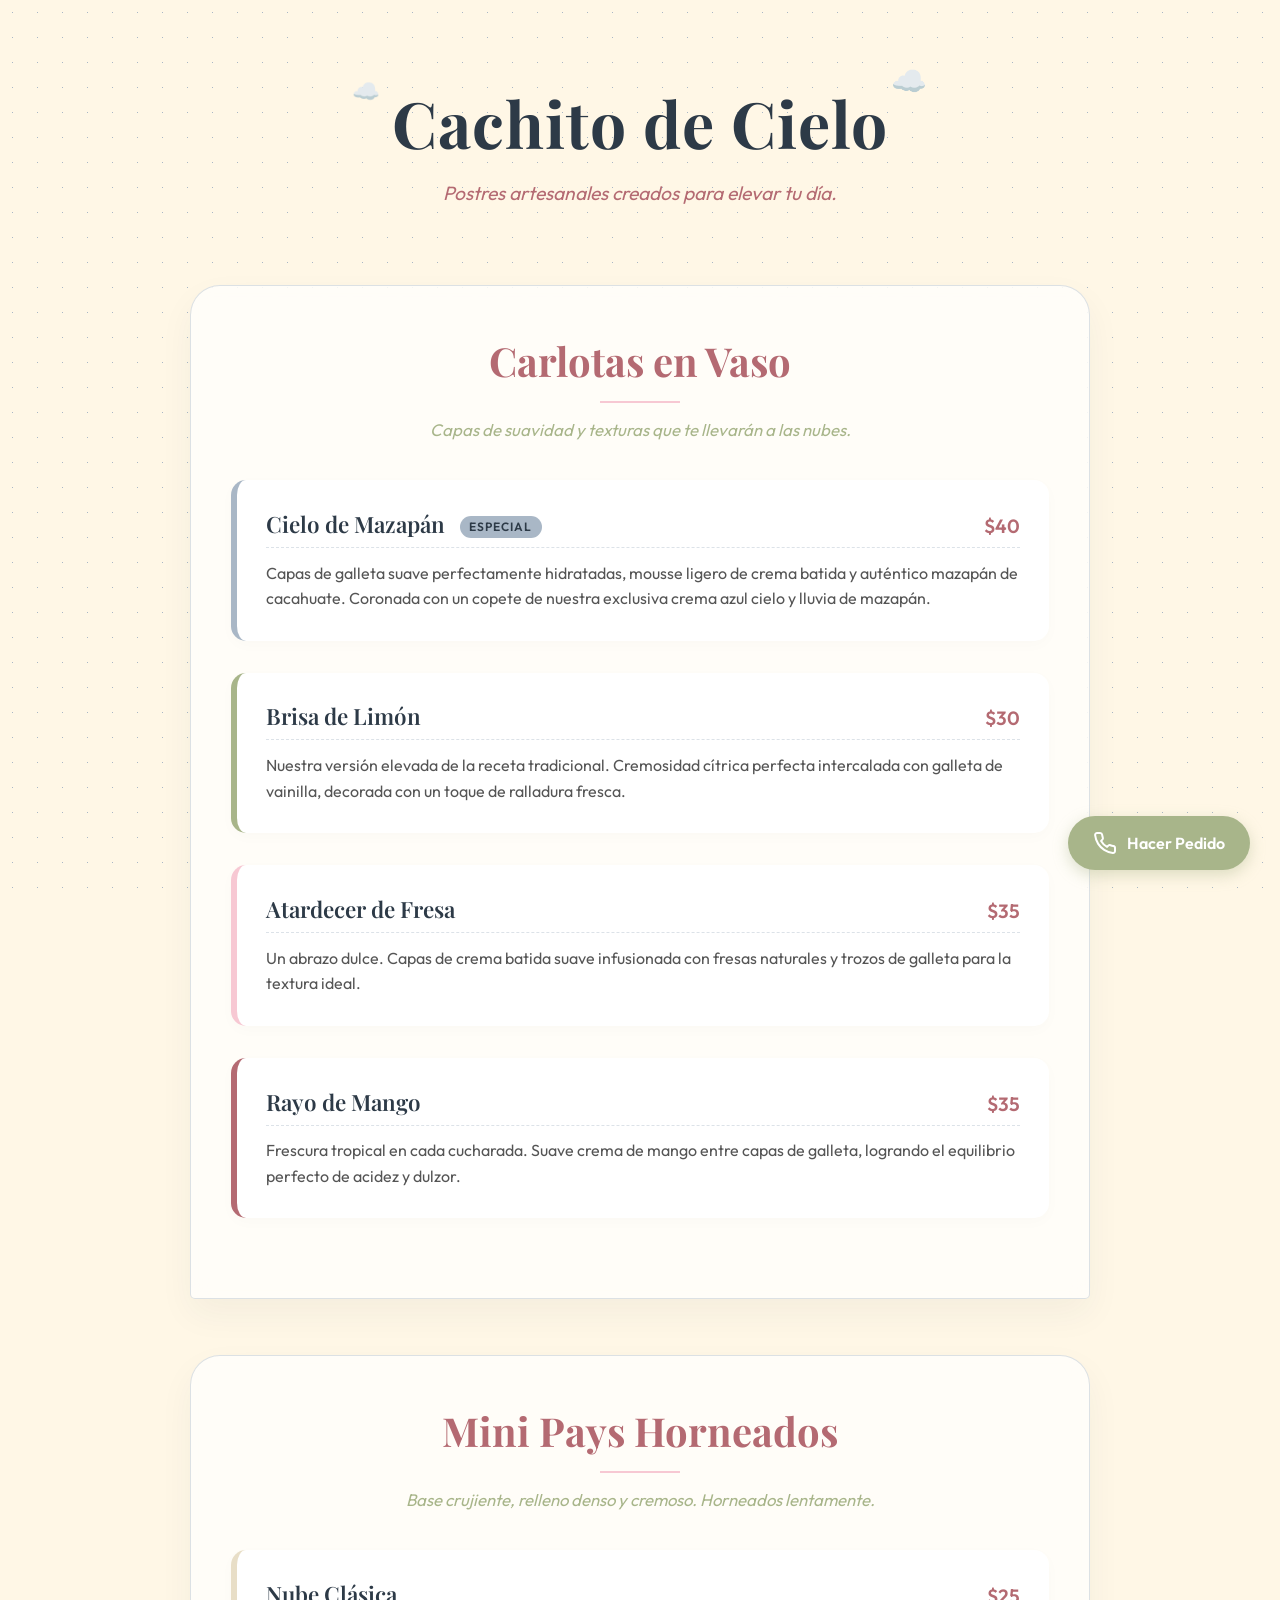
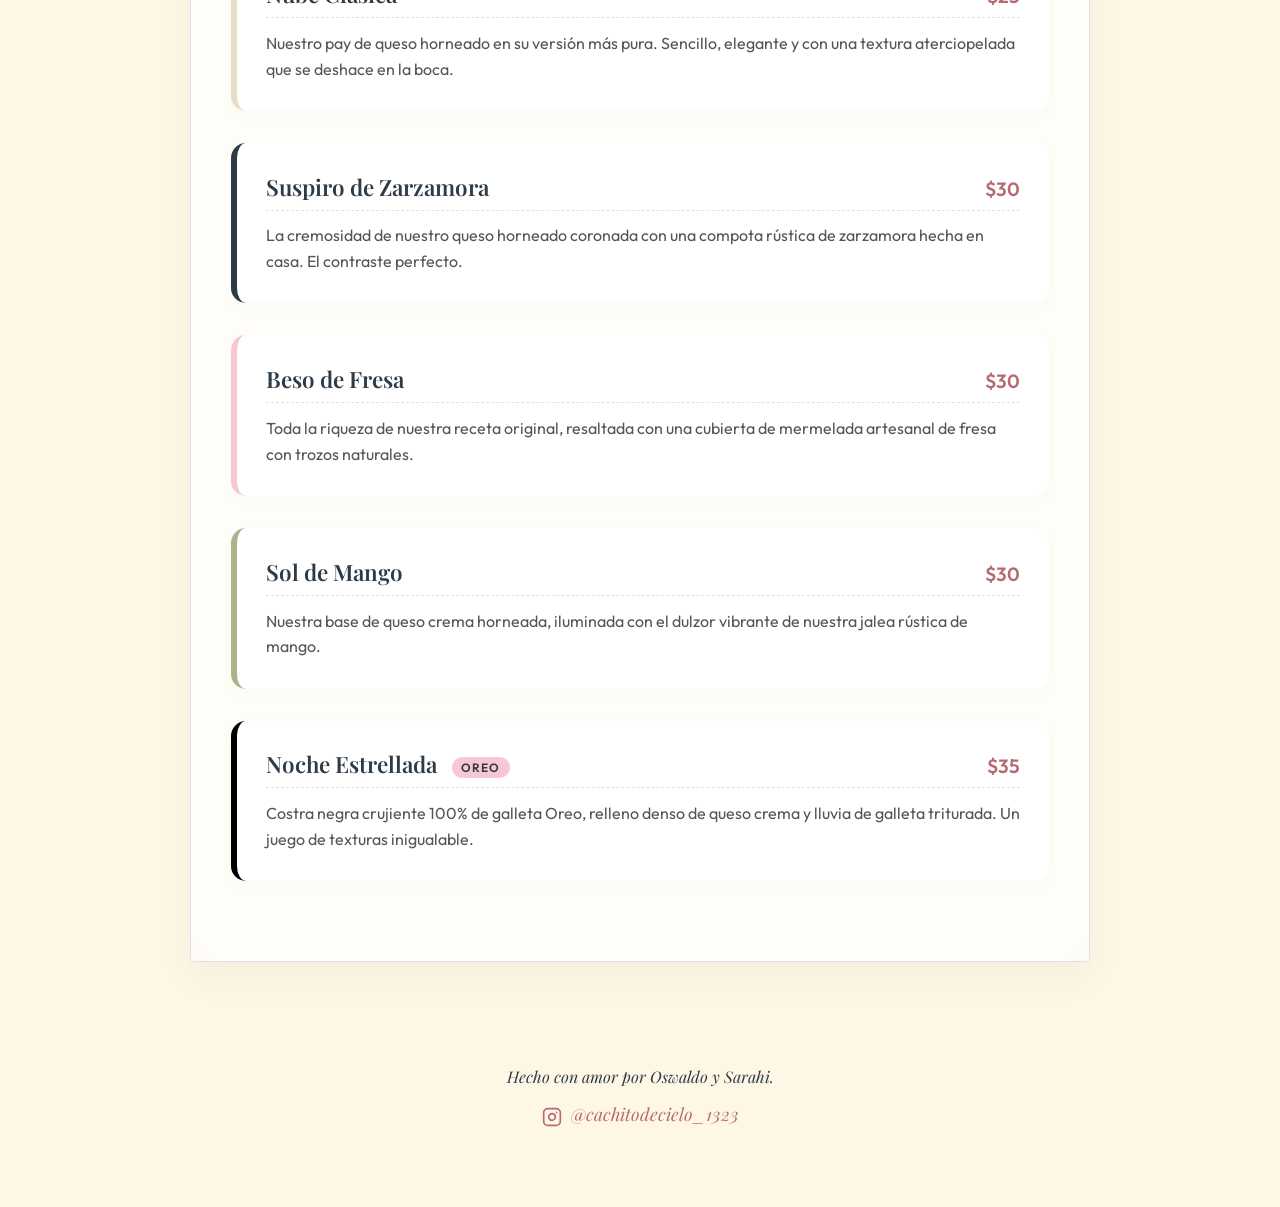
<file: index.html>
<!DOCTYPE html>
<html lang="es">
<head>
    <meta charset="UTF-8">
    <meta name="viewport" content="width=device-width, initial-scale=1.0">
    <title>Cachito de Cielo - Menú</title>
    <link href="https://fonts.googleapis.com/css2?family=Playfair+Display:ital,wght@0,400;0,600;1,400&family=Outfit:wght@300;400;500;600&display=swap" rel="stylesheet">
    <style>
        :root {
            /* Paleta de Colores de Cachito de Cielo */
            --vanilla: #FFF7E6;
            --blush: #F7C8D3;
            --rosewood: #B46A72;
            --sage: #A8B58A;
            --misty: #A9B7C6;
            --midnight: #2D3A47;
        }

        body {
            margin: 0;
            padding: 0;
            background-color: var(--vanilla);
            color: var(--midnight);
            font-family: 'Outfit', sans-serif;
            /* Patrón vintage minimalista sutil de fondo */
            background-image: radial-gradient(var(--misty) 0.8px, transparent 0.8px);
            background-size: 25px 25px;
            background-attachment: fixed;
        }

        header {
            text-align: center;
            padding: 5rem 1rem 3rem;
        }

        h1, h2, h3 {
            font-family: 'Playfair Display', serif;
            margin: 0;
        }

        h1 {
            font-size: 4rem;
            color: var(--midnight);
            letter-spacing: 1px;
            position: relative;
            display: inline-block;
        }

        h1::after {
            content: '☁️';
            position: absolute;
            top: -20px;
            right: -40px;
            font-size: 1.8rem;
            animation: float 4s ease-in-out infinite;
        }
        h1::before {
            content: '☁️';
            position: absolute;
            top: -5px;
            left: -40px;
            font-size: 1.4rem;
            animation: float 5s ease-in-out infinite reverse;
        }

        @keyframes float {
            0% { transform: translateY(0px); }
            50% { transform: translateY(-10px); }
            100% { transform: translateY(0px); }
        }

        .subtitle {
            font-size: 1.2rem;
            color: var(--rosewood);
            margin-top: 1rem;
            font-weight: 400;
            font-style: italic;
        }

        .menu-container {
            max-width: 900px;
            margin: 0 auto;
            padding: 2rem;
            display: grid;
            gap: 3.5rem;
        }

        .category {
            background: rgba(255, 255, 255, 0.7);
            backdrop-filter: blur(10px);
            border: 1px solid rgba(169, 183, 198, 0.4);
            border-radius: 30px 30px 5px 5px;
            padding: 3rem 2.5rem;
            position: relative;
            box-shadow: 0 15px 35px rgba(45, 58, 71, 0.05);
        }

        .category-title {
            text-align: center;
            font-size: 2.5rem;
            margin-bottom: 2.5rem;
            color: var(--rosewood);
            position: relative;
            padding-bottom: 1rem;
        }
        
        .category-title::after {
            content: '';
            position: absolute;
            bottom: 0;
            left: 50%;
            transform: translateX(-50%);
            width: 80px;
            height: 2px;
            background-color: var(--blush);
        }

        .category-desc {
            text-align: center; 
            color: var(--sage); 
            margin-top: -1.5rem; 
            margin-bottom: 2.5rem; 
            font-style: italic;
            font-size: 1.05rem;
        }

        .menu-item {
            margin-bottom: 2rem;
            padding: 1.8rem;
            border-radius: 15px;
            transition: all 0.3s ease;
            position: relative;
            background: #fff;
            box-shadow: 0 4px 15px rgba(0,0,0,0.02);
        }

        .menu-item:hover {
            transform: translateY(-5px) scale(1.01);
            box-shadow: 0 12px 30px rgba(45, 58, 71, 0.08);
        }

        .item-header {
            display: flex;
            justify-content: space-between;
            align-items: baseline;
            margin-bottom: 0.8rem;
            border-bottom: 1px dashed rgba(169, 183, 198, 0.4);
            padding-bottom: 0.5rem;
        }

        .item-name {
            font-size: 1.4rem;
            font-weight: 600;
            color: var(--midnight);
            font-family: 'Playfair Display', serif;
        }

        .item-price {
            font-weight: 600;
            color: var(--rosewood);
            font-size: 1.2rem;
            font-family: 'Outfit', sans-serif;
        }

        .item-desc {
            font-size: 1rem;
            line-height: 1.6;
            color: #555;
        }

        /* Temas de colores de la paleta para los bordes */
        .theme-misty { border-left: 6px solid var(--misty); }
        .theme-blush { border-left: 6px solid var(--blush); }
        .theme-sage { border-left: 6px solid var(--sage); }
        .theme-midnight { border-left: 6px solid var(--midnight); }
        .theme-rosewood { border-left: 6px solid var(--rosewood); }
        .theme-vanilla { border-left: 6px solid #e8dec7; } /* Un poco más oscuro que vanilla para que se note */

        .tag {
            font-size: 0.75rem;
            text-transform: uppercase;
            letter-spacing: 1px;
            padding: 0.2rem 0.6rem;
            border-radius: 20px;
            font-weight: 600;
            margin-left: 10px;
            font-family: 'Outfit', sans-serif;
            vertical-align: middle;
        }

        .tag-special { background: var(--misty); color: var(--midnight); }
        .tag-new { background: var(--blush); color: var(--midnight); }

        footer {
            text-align: center; 
            padding: 3rem 2rem; 
            font-size: 1rem; 
            color: var(--midnight);
            font-family: 'Playfair Display', serif;
            font-style: italic;
        }

        .whatsapp-btn {
            position: fixed;
            bottom: 30px;
            right: 30px;
            background-color: var(--sage);
            color: #fff;
            padding: 15px 25px;
            border-radius: 30px;
            text-decoration: none;
            font-weight: 600;
            box-shadow: 0 5px 15px rgba(168, 181, 138, 0.4);
            transition: all 0.3s ease;
            display: flex;
            align-items: center;
            gap: 10px;
            z-index: 1000;
        }

        .whatsapp-btn:hover {
            transform: translateY(-3px);
            box-shadow: 0 8px 20px rgba(168, 181, 138, 0.6);
            background-color: #96a378;
        }

        @media (max-width: 600px) {
            h1 { font-size: 2.8rem; }
            .menu-container { padding: 1rem; }
            .category { padding: 2rem 1.5rem; border-radius: 20px 20px 5px 5px;}
            .item-header { flex-direction: column; border-bottom: none; }
            .item-price { margin-top: 0.5rem; }
        }
    </style>
</head>
<body>

    <header>
        <h1>Cachito de Cielo</h1>
        <div class="subtitle">Postres artesanales creados para elevar tu día.</div>
    </header>

    <div class="menu-container">
        
        <!-- SECCIÓN DE CARLOTAS -->
        <section class="category">
            <h2 class="category-title">Carlotas en Vaso</h2>
            <p class="category-desc">Capas de suavidad y texturas que te llevarán a las nubes.</p>
            
            <div class="menu-item theme-misty">
                <div class="item-header">
                    <div class="item-name">Cielo de Mazapán <span class="tag tag-special">Especial</span></div>
                    <div class="item-price">$40</div>
                </div>
                <div class="item-desc">Capas de galleta suave perfectamente hidratadas, mousse ligero de crema batida y auténtico mazapán de cacahuate. Coronada con un copete de nuestra exclusiva crema azul cielo y lluvia de mazapán.</div>
            </div>

            <div class="menu-item theme-sage">
                <div class="item-header">
                    <div class="item-name">Brisa de Limón</div>
                    <div class="item-price">$30</div>
                </div>
                <div class="item-desc">Nuestra versión elevada de la receta tradicional. Cremosidad cítrica perfecta intercalada con galleta de vainilla, decorada con un toque de ralladura fresca.</div>
            </div>

            <div class="menu-item theme-blush">
                <div class="item-header">
                    <div class="item-name">Atardecer de Fresa</div>
                    <div class="item-price">$35</div>
                </div>
                <div class="item-desc">Un abrazo dulce. Capas de crema batida suave infusionada con fresas naturales y trozos de galleta para la textura ideal.</div>
            </div>
            
            <div class="menu-item theme-rosewood">
                <div class="item-header">
                    <div class="item-name">Rayo de Mango</div>
                    <div class="item-price">$35</div>
                </div>
                <div class="item-desc">Frescura tropical en cada cucharada. Suave crema de mango entre capas de galleta, logrando el equilibrio perfecto de acidez y dulzor.</div>
            </div>

        </section>

        <!-- SECCIÓN DE MINI PAYS -->
        <section class="category">
            <h2 class="category-title">Mini Pays Horneados</h2>
            <p class="category-desc">Base crujiente, relleno denso y cremoso. Horneados lentamente.</p>

            <div class="menu-item theme-vanilla">
                <div class="item-header">
                    <div class="item-name">Nube Clásica</div>
                    <div class="item-price">$25</div>
                </div>
                <div class="item-desc">Nuestro pay de queso horneado en su versión más pura. Sencillo, elegante y con una textura aterciopelada que se deshace en la boca.</div>
            </div>

            <div class="menu-item theme-midnight">
                <div class="item-header">
                    <div class="item-name">Suspiro de Zarzamora</div>
                    <div class="item-price">$30</div>
                </div>
                <div class="item-desc">La cremosidad de nuestro queso horneado coronada con una compota rústica de zarzamora hecha en casa. El contraste perfecto.</div>
            </div>

            <div class="menu-item theme-blush">
                <div class="item-header">
                    <div class="item-name">Beso de Fresa</div>
                    <div class="item-price">$30</div>
                </div>
                <div class="item-desc">Toda la riqueza de nuestra receta original, resaltada con una cubierta de mermelada artesanal de fresa con trozos naturales.</div>
            </div>

            <div class="menu-item theme-sage">
                <div class="item-header">
                    <div class="item-name">Sol de Mango</div>
                    <div class="item-price">$30</div>
                </div>
                <div class="item-desc">Nuestra base de queso crema horneada, iluminada con el dulzor vibrante de nuestra jalea rústica de mango.</div>
            </div>

            <div class="menu-item theme-midnight" style="border-left: 6px solid #000;">
                <div class="item-header">
                    <div class="item-name">Noche Estrellada <span class="tag tag-new">Oreo</span></div>
                    <div class="item-price">$35</div>
                </div>
                <div class="item-desc">Costra negra crujiente 100% de galleta Oreo, relleno denso de queso crema y lluvia de galleta triturada. Un juego de texturas inigualable.</div>
            </div>

        </section>
        
        <footer>
            Hecho con amor por Oswaldo y Sarahi.<br>
            <a href="https://instagram.com/cachitodecielo_1323" target="_blank" style="color: var(--rosewood); text-decoration: none; margin-top: 15px; display: inline-block; font-size: 1.1rem;">
                <svg width="20" height="20" viewBox="0 0 24 24" fill="none" stroke="currentColor" stroke-width="2" stroke-linecap="round" stroke-linejoin="round" style="vertical-align: middle; margin-right: 5px;"><rect x="2" y="2" width="20" height="20" rx="5" ry="5"></rect><path d="M16 11.37A4 4 0 1 1 12.63 8 4 4 0 0 1 16 11.37z"></path><line x1="17.5" y1="6.5" x2="17.51" y2="6.5"></line></svg>
                @cachitodecielo_1323
            </a>
        </footer>
    </div>

    <!-- Botón de WhatsApp flotante -->
    <a href="https://wa.me/527772872695?text=Hola,%20me%20gustaría%20hacer%20un%20pedido%20de%20Cachito%20de%20Cielo%20%E2%98%81%EF%B8%8F" class="whatsapp-btn" target="_blank">
        <svg width="24" height="24" viewBox="0 0 24 24" fill="none" stroke="currentColor" stroke-width="2" stroke-linecap="round" stroke-linejoin="round"><path d="M22 16.92v3a2 2 0 0 1-2.18 2 19.79 19.79 0 0 1-8.63-3.07 19.5 19.5 0 0 1-6-6 19.79 19.79 0 0 1-3.07-8.67A2 2 0 0 1 4.11 2h3a2 2 0 0 1 2 1.72 12.84 12.84 0 0 0 .7 2.81 2 2 0 0 1-.45 2.11L8.09 9.91a16 16 0 0 0 6 6l1.27-1.27a2 2 0 0 1 2.11-.45 12.84 12.84 0 0 0 2.81.7A2 2 0 0 1 22 16.92z"></path></svg>
        Hacer Pedido
    </a>
</body>
</html>
</file>
